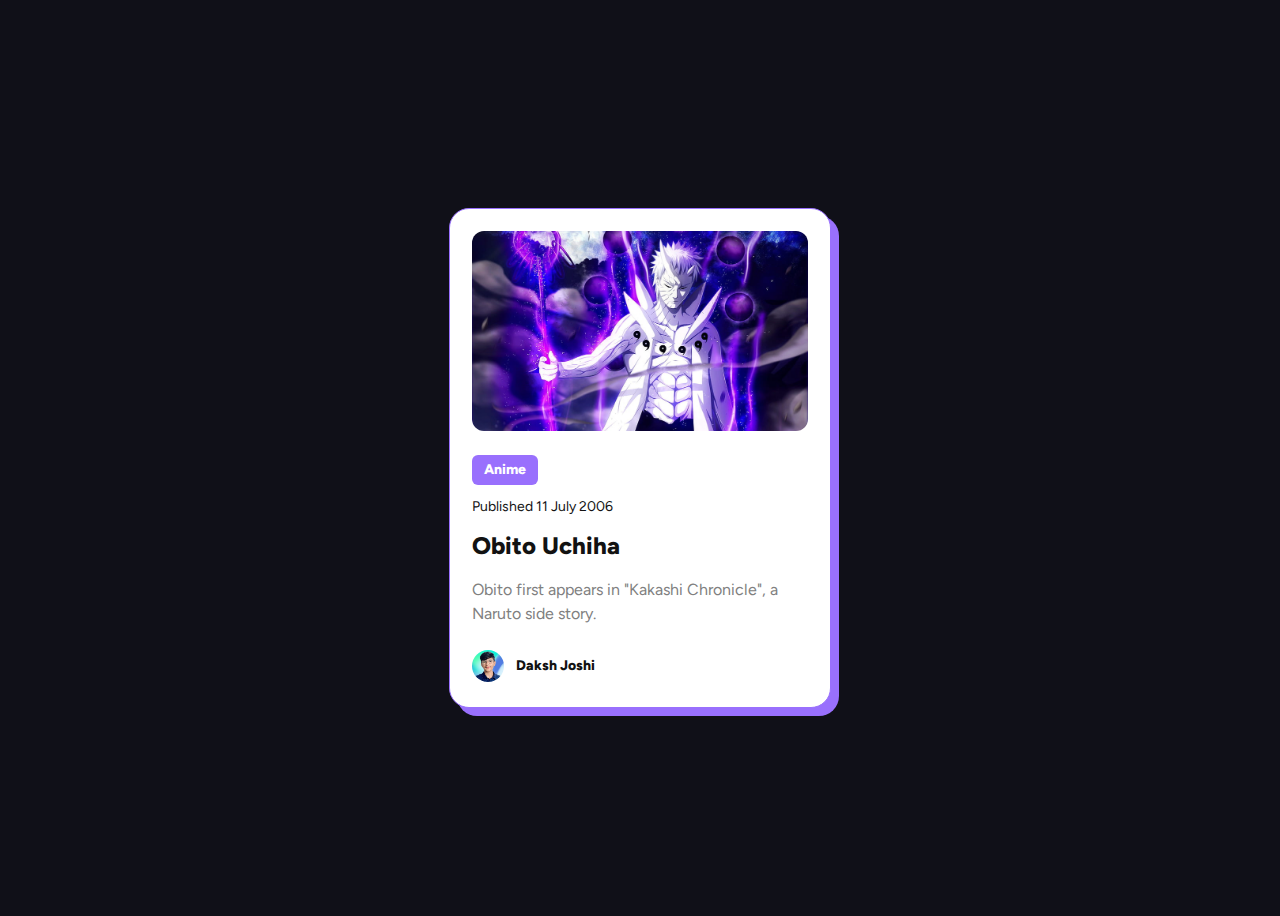
<file: 1. blog-card-preview-frontendmentor/index.html>
<!DOCTYPE html>
<html lang="en">
  <head>
    <meta charset="UTF-8" />
    <meta name="viewport" content="width=device-width, initial-scale=1.0" />
    <!-- displays site properly based on user's device -->

    <link
      rel="icon"
      type="image/png"
      sizes="32x32"
      href="./assets/images/favicon-32x32.png"
    />

    <title>Frontend Mentor | Blog preview card</title>
    <meta name="description" content="Blog preview card" />

    <!-- Feel free to remove these styles or customise in your own stylesheet 👍 -->

    <link rel="stylesheet" href="./style.css" />
  </head>
  <body>
    <main class="container">
      <a class="card" href="#">
        <img src="./assets/images/img.jpeg" alt="" class="card-image" />

        <div class="card-body">
          <p class="tag">Anime</p>

          <p class="date">Published 11 July 2006</p>

          <h1 class="card-title">Obito Uchiha</h1>

          <p class="card-text">
            Obito first appears in "Kakashi Chronicle", a Naruto side story.
          </p>
        </div>

        <div class="card-author">
          <img src="./assets/images/dakshcodes.jpg" alt="" />
          <p>Daksh Joshi</p>
        </div>
      </a>
    </main>
  </body>
</html>
</file>
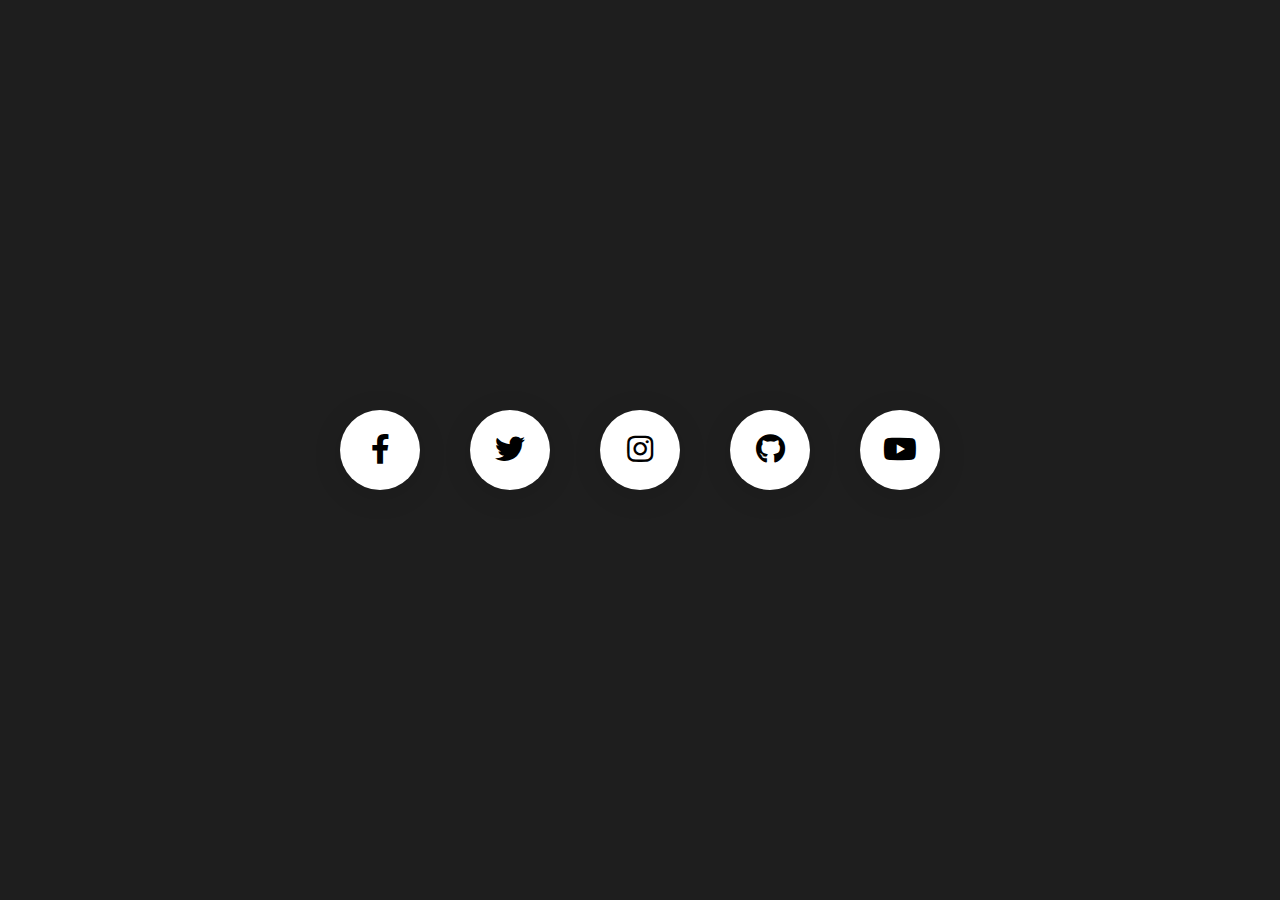
<file: social media icons/index.html>
<!DOCTYPE html>
<html lang="en">
  <head>
    <meta charset="UTF-8" />
    <meta name="viewport" content="width=device-width, initial-scale=1.0" />
    <link
      rel="stylesheet"
      href="https://cdnjs.cloudflare.com/ajax/libs/font-awesome/5.15.3/css/all.min.css"
    />
    <link
      href="https://fonts.googleapis.com/css2?family=Poppins&display=swap"
      rel="stylesheet"
    />
    <link rel="stylesheet" href="style.css" />
  </head>
  <body>
    <ul class="wrapper">
      <li class="icon facebook">
        <span class="tooltip">Facebook</span>
        <span><i class="fab fa-facebook-f"></i></span>
      </li>
      <li class="icon twitter">
        <span class="tooltip">Twitter</span>
        <span><i class="fab fa-twitter"></i></span>
      </li>
      <li class="icon instagram">
        <span class="tooltip">Instagram</span>
        <span><i class="fab fa-instagram"></i></span>
      </li>
      <li class="icon github">
        <span class="tooltip">Github</span>
        <span><i class="fab fa-github"></i></span>
      </li>
      <li class="icon youtube">
        <span class="tooltip">Youtube</span>
        <span><i class="fab fa-youtube"></i></span>
      </li>
    </ul>
  </body>
</html>
</file>
<file: 1. blog-card-preview-frontendmentor/style.css>
@import url("https://fonts.googleapis.com/css2?family=Figtree:ital,wght@0,300..900;1,300..900&display=swap");

:root {
  --purple: #9970fd;
  --white: hsl(0, 0%, 100%);
  --grey: hsl(0, 0%, 50%);
  --black: hsl(0, 0%, 7%);
}

*,
*::before,
*::after {
  box-sizing: border-box;
}

body {
  font-family: "Figtree", sans-serif;
  font-size: 1rem;
  line-height: 1.4;
  min-width: 375px;
  background-color: #101018;
  display: flex;
  align-items: center;
  justify-content: center;
  min-height: 100vh;
}

h1 {
  font-family: "Figtree", sans-serif;
  font-weight: 800;
  line-height: 1;
  margin-top: 0;
}

p {
  margin-top: 0;
}

.container {
  padding: 1.75rem 1.25rem;
  width: 100%;
}

.card {
  background-color: var(--white);
  max-width: 327px;
  min-height: 500px;
  margin-left: auto;
  margin-right: auto;
  display: flex;
  flex-direction: column;
  padding: 1.375rem;
  border-radius: 1.25rem;
  border: 1px solid var(--purple);
  box-shadow: 0.5rem 0.5rem 0 var(--purple);
  color: var(--black);
  text-decoration: none;
  transition: box-shadow 0.15s;
}

.card:hover,
.card:focus {
  box-shadow: 1rem 1rem 0 var(--purple);
}

.card-image {
  border-radius: 0.75rem;
  width: 100%;
  height: 200px;
  object-fit: cover;
  margin-bottom: 1.5rem;
}

.tag {
  font-size: 0.75rem;
  color: white;
  font-weight: 800;
  display: inline-block;
  padding: 0.3125rem 0.75rem;
  background-color: var(--purple);
  border-radius: 0.375rem;
  margin-bottom: 0.75rem;
}

.date {
  font-size: 0.75rem;
  margin-bottom: 1.125rem;
}

.card-title {
  font-size: 1.25rem;
  margin-bottom: 1rem;
  transition: color 0.15s;
}

.card:hover .card-title,
.card:focus .card-title {
  color: var(--purple);
}

.card-text {
  font-size: 0.875rem;
  line-height: 1.5;
  color: var(--grey);
  margin-bottom: 1.5rem;
}

.card-author {
  display: flex;
  align-items: center;
}

.card-author img {
  display: inline-block;
  border-radius: 50%;
  width: 32px;
  height: 32px;
  margin-right: 0.75rem;
}

.card-author p {
  font-size: 0.875rem;
  font-weight: 800;
  margin: 0;
}

.attribution {
  display: none;
  font-size: 11px;
  text-align: center;
}

.attribution a {
  color: hsl(228, 45%, 44%);
}

@media (min-width: 768px) {
  .card {
    max-width: 382px;
  }

  .tag {
    font-size: 0.875rem;
    /* margin-bottom: ; */
  }

  .date {
    font-size: 0.875rem;
  }

  .card-title {
    font-size: 1.5rem;
    margin-bottom: 1.25rem;
  }

  .card-text {
    font-size: 1rem;
  }
}
</file>
<file: social media icons/style.css>
* {
  margin: 0;
  padding: 0;
  box-sizing: border-box;
}

*:focus,
*:active {
  outline: none !important;
  -webkit-tap-highlight-color: transparent;
}

html,
body {
  display: grid;
  height: 100%;
  width: 100%;
  font-family: "Poppins", sans-serif;
  display: flex;
  align-items: center;
  justify-content: center;
  background: #1e1e1e;
}

.wrapper {
  display: inline-flex;
  list-style: none;
}

.wrapper .icon {
  position: relative;
  background: #ffffff;
  border-radius: 50%;
  padding: 15px;
  margin: 25px;
  width: 80px;
  height: 80px;
  font-size: 30px;
  display: flex;
  justify-content: center;
  align-items: center;
  flex-direction: column;
  box-shadow: 0 5px 30px rgba(0, 0, 0, 0.116);
  cursor: pointer;
  transition: all 0.2s cubic-bezier(0.68, -0.55, 0.265, 1.55);
}

.wrapper .tooltip {
  position: absolute;
  top: 0;
  font-size: 14px;
  background: #ffffff;
  color: #000000;
  padding: 5px 8px;
  border-radius: 5px;
  box-shadow: 0 10px 10px rgba(0, 0, 0, 0.1);
  opacity: 0;
  pointer-events: none;
  transition: all 0.3s cubic-bezier(0.68, -0.55, 0.265, 1.55);
}

.wrapper .tooltip::before {
  position: absolute;
  content: "";
  height: 8px;
  width: 8px;
  background: #ffffff;
  bottom: -3px;
  left: 50%;
  transform: translate(-50%) rotate(45deg);
  transition: all 0.3s cubic-bezier(0.68, -0.55, 0.265, 1.55);
}

.wrapper .icon:hover .tooltip {
  top: -45px;
  opacity: 1;
  visibility: visible;
  pointer-events: auto;
}

.wrapper .icon:hover span,
.wrapper .icon:hover .tooltip {
  text-shadow: 0px -1px 0px rgba(0, 0, 0, 0.1);
}

.wrapper .facebook:hover,
.wrapper .facebook:hover .tooltip,
.wrapper .facebook:hover .tooltip::before {
  background: #1877f2;
  color: #ffffff;
}

.wrapper .twitter:hover,
.wrapper .twitter:hover .tooltip,
.wrapper .twitter:hover .tooltip::before {
  background: #1da1f2;
  color: #ffffff;
}

.wrapper .instagram:hover,
.wrapper .instagram:hover .tooltip,
.wrapper .instagram:hover .tooltip::before {
  background: #e4405f;
  color: #ffffff;
}

.wrapper .github:hover,
.wrapper .github:hover .tooltip,
.wrapper .github:hover .tooltip::before {
  background: #333333;
  color: #ffffff;
}

.wrapper .youtube:hover,
.wrapper .youtube:hover .tooltip,
.wrapper .youtube:hover .tooltip::before {
  background: #cd201f;
  color: #ffffff;
}
</file>
